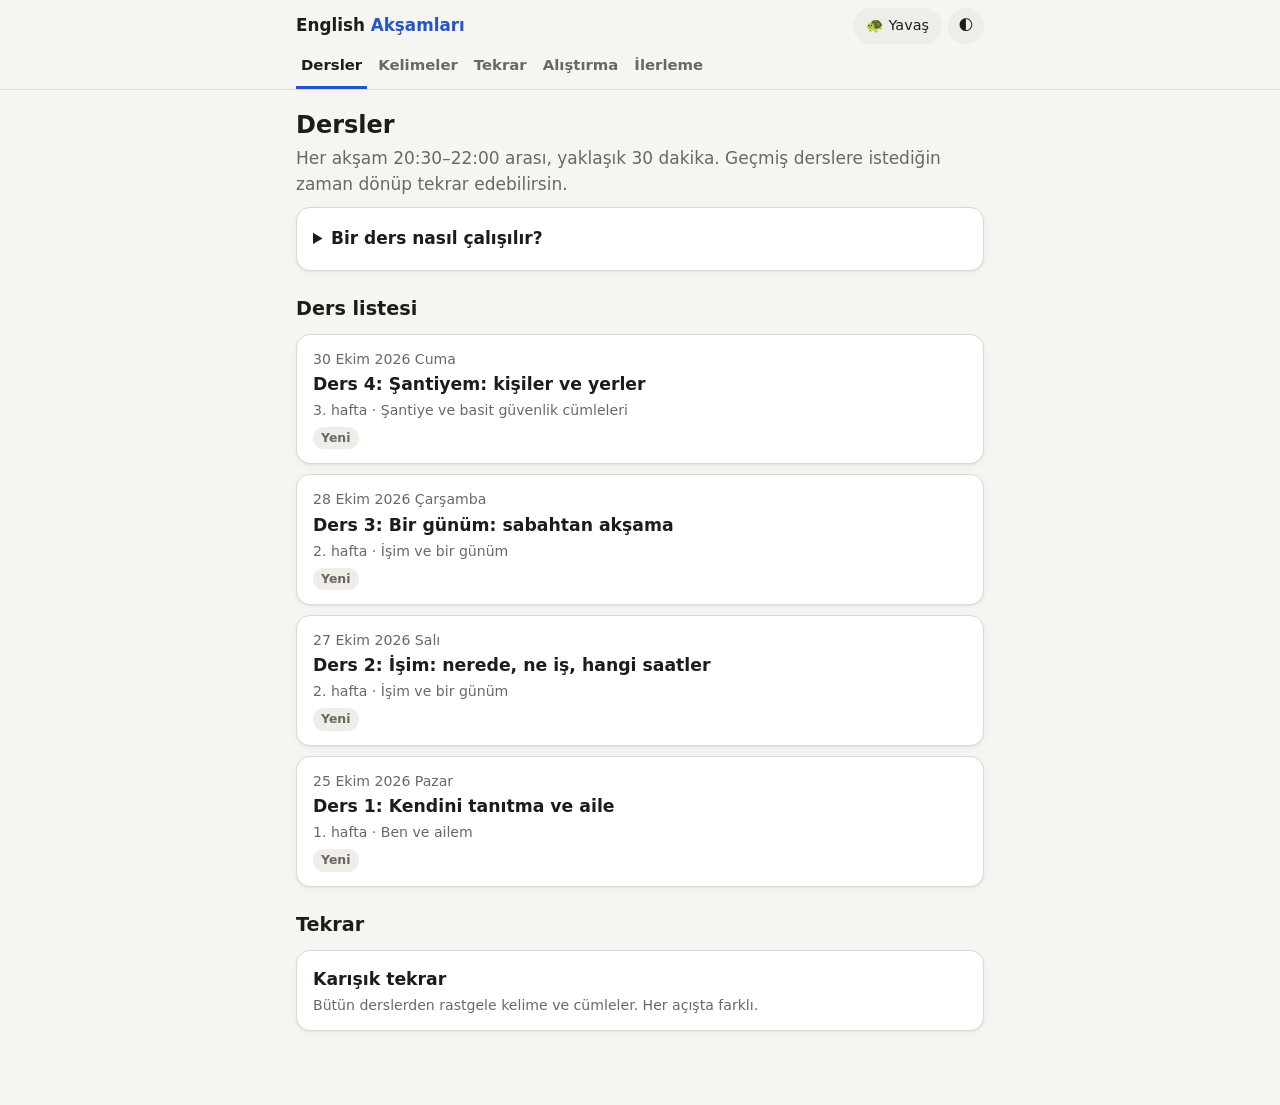
<file: index.html>
<!doctype html>
<html lang="tr">
<head>
<meta charset="utf-8">
<meta name="viewport" content="width=device-width, initial-scale=1">
<meta name="robots" content="noindex">
<title>Dersler · English Akşamları</title>
<link rel="stylesheet" href="assets/style.css">
<script>try{var t=JSON.parse(localStorage.getItem('englishlearn:v1')||'{}').settings?.theme;if(t==='light'||t==='dark')document.documentElement.dataset.theme=t}catch(e){}</script>
</head>
<body>
<header id="top"></header>
<main id="main"><p class="muted">Yükleniyor…</p></main>
<script src="assets/app.js"></script>
<script src="assets/home.js"></script>
</body>
</html>
</file>
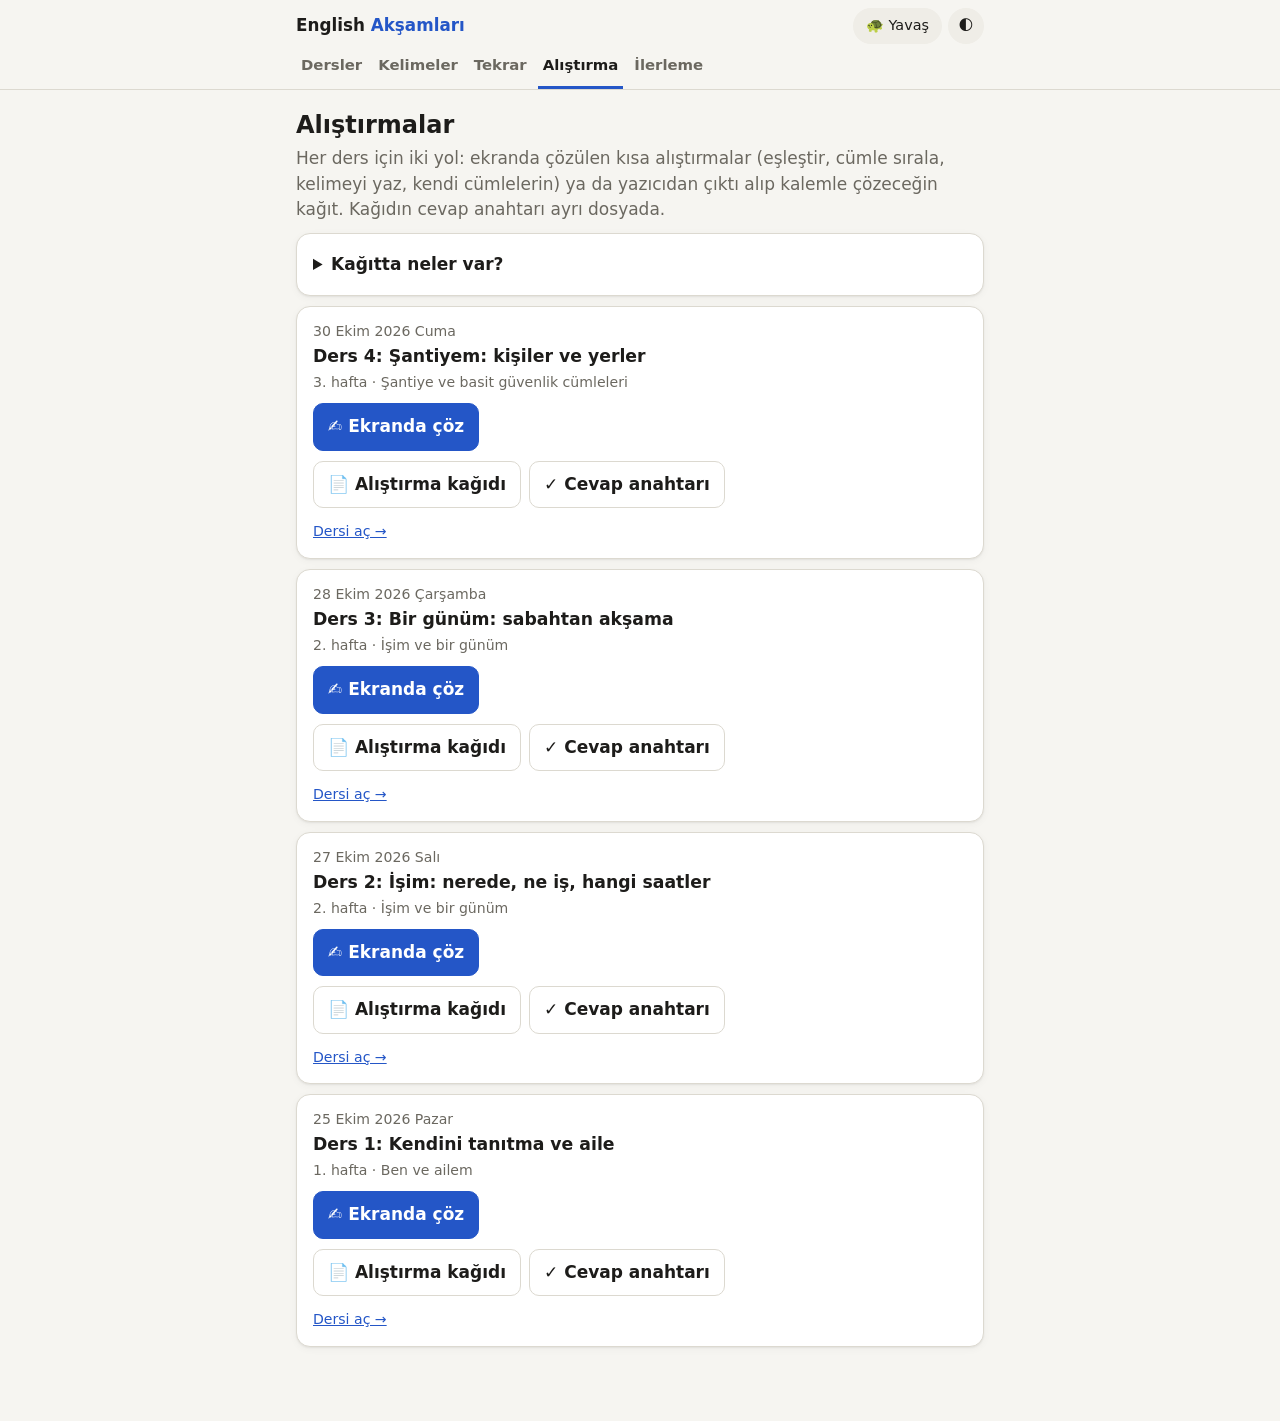
<file: exercises.html>
<!doctype html>
<html lang="tr">
<head>
<meta charset="utf-8">
<meta name="viewport" content="width=device-width, initial-scale=1">
<meta name="robots" content="noindex">
<title>Alıştırmalar · English Akşamları</title>
<link rel="stylesheet" href="assets/style.css">
<script>try{var t=JSON.parse(localStorage.getItem('englishlearn:v1')||'{}').settings?.theme;if(t==='light'||t==='dark')document.documentElement.dataset.theme=t}catch(e){}</script>
</head>
<body>
<header id="top"></header>
<main id="main"><p class="muted">Yükleniyor…</p></main>
<script src="assets/app.js"></script>
<script src="assets/exercises.js"></script>
</body>
</html>
</file>
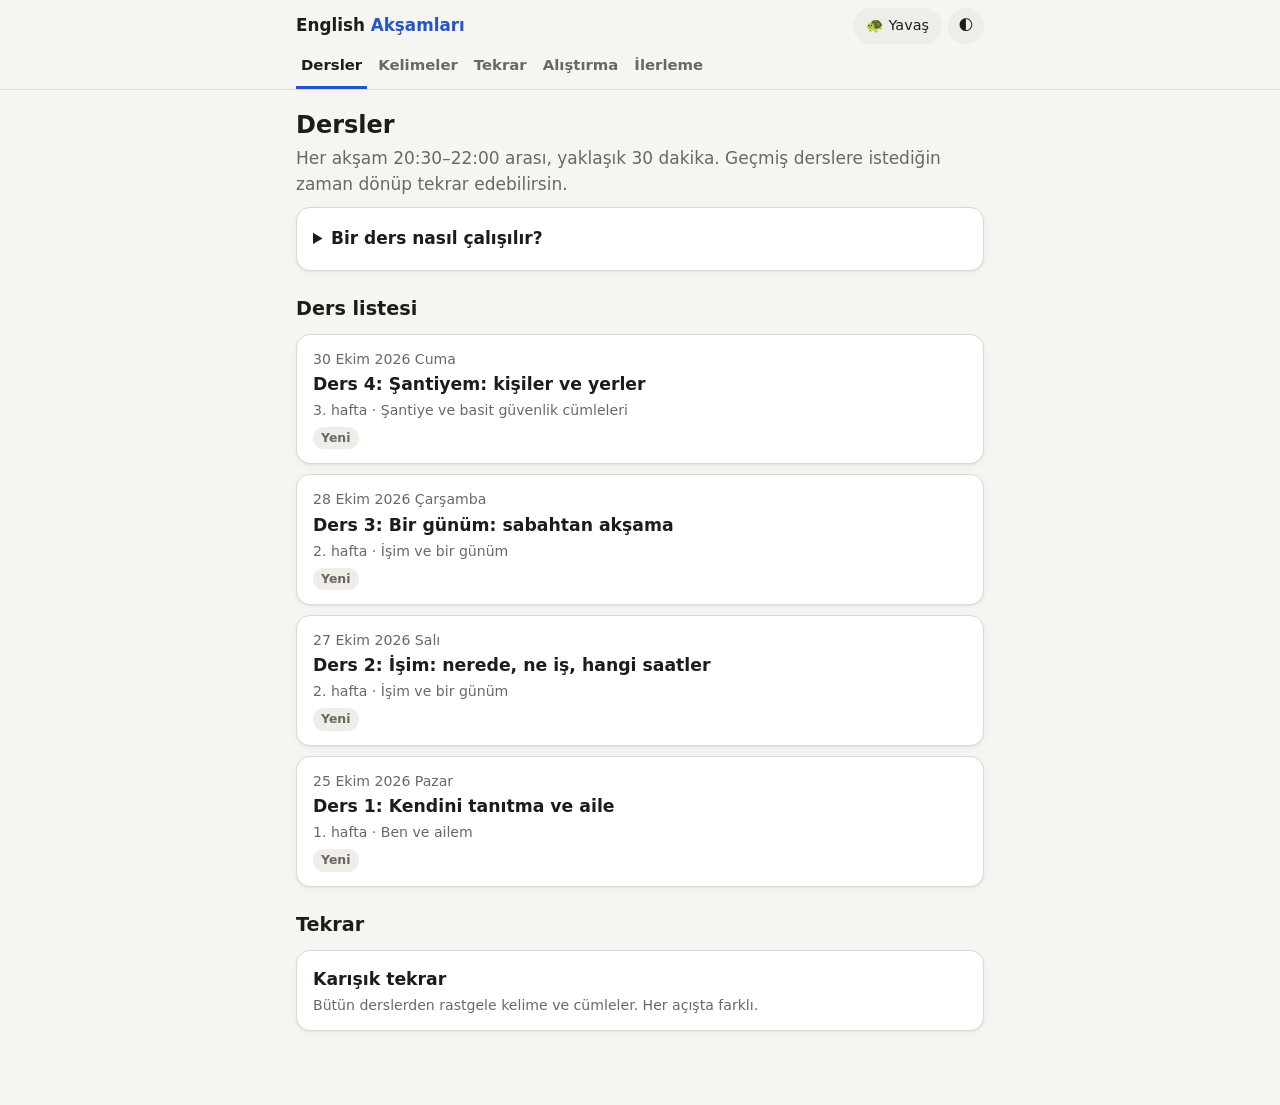
<file: lesson.html>
<!doctype html>
<html lang="tr">
<head>
<meta charset="utf-8">
<meta name="viewport" content="width=device-width, initial-scale=1">
<meta name="robots" content="noindex">
<title>Ders · English Akşamları</title>
<link rel="stylesheet" href="assets/style.css">
<script>try{var t=JSON.parse(localStorage.getItem('englishlearn:v1')||'{}').settings?.theme;if(t==='light'||t==='dark')document.documentElement.dataset.theme=t}catch(e){}</script>
</head>
<body>
<header id="top"></header>
<main id="main"><p class="muted">Yükleniyor…</p></main>
<script src="assets/app.js"></script>
<script src="assets/lesson.js"></script>
</body>
</html>
</file>
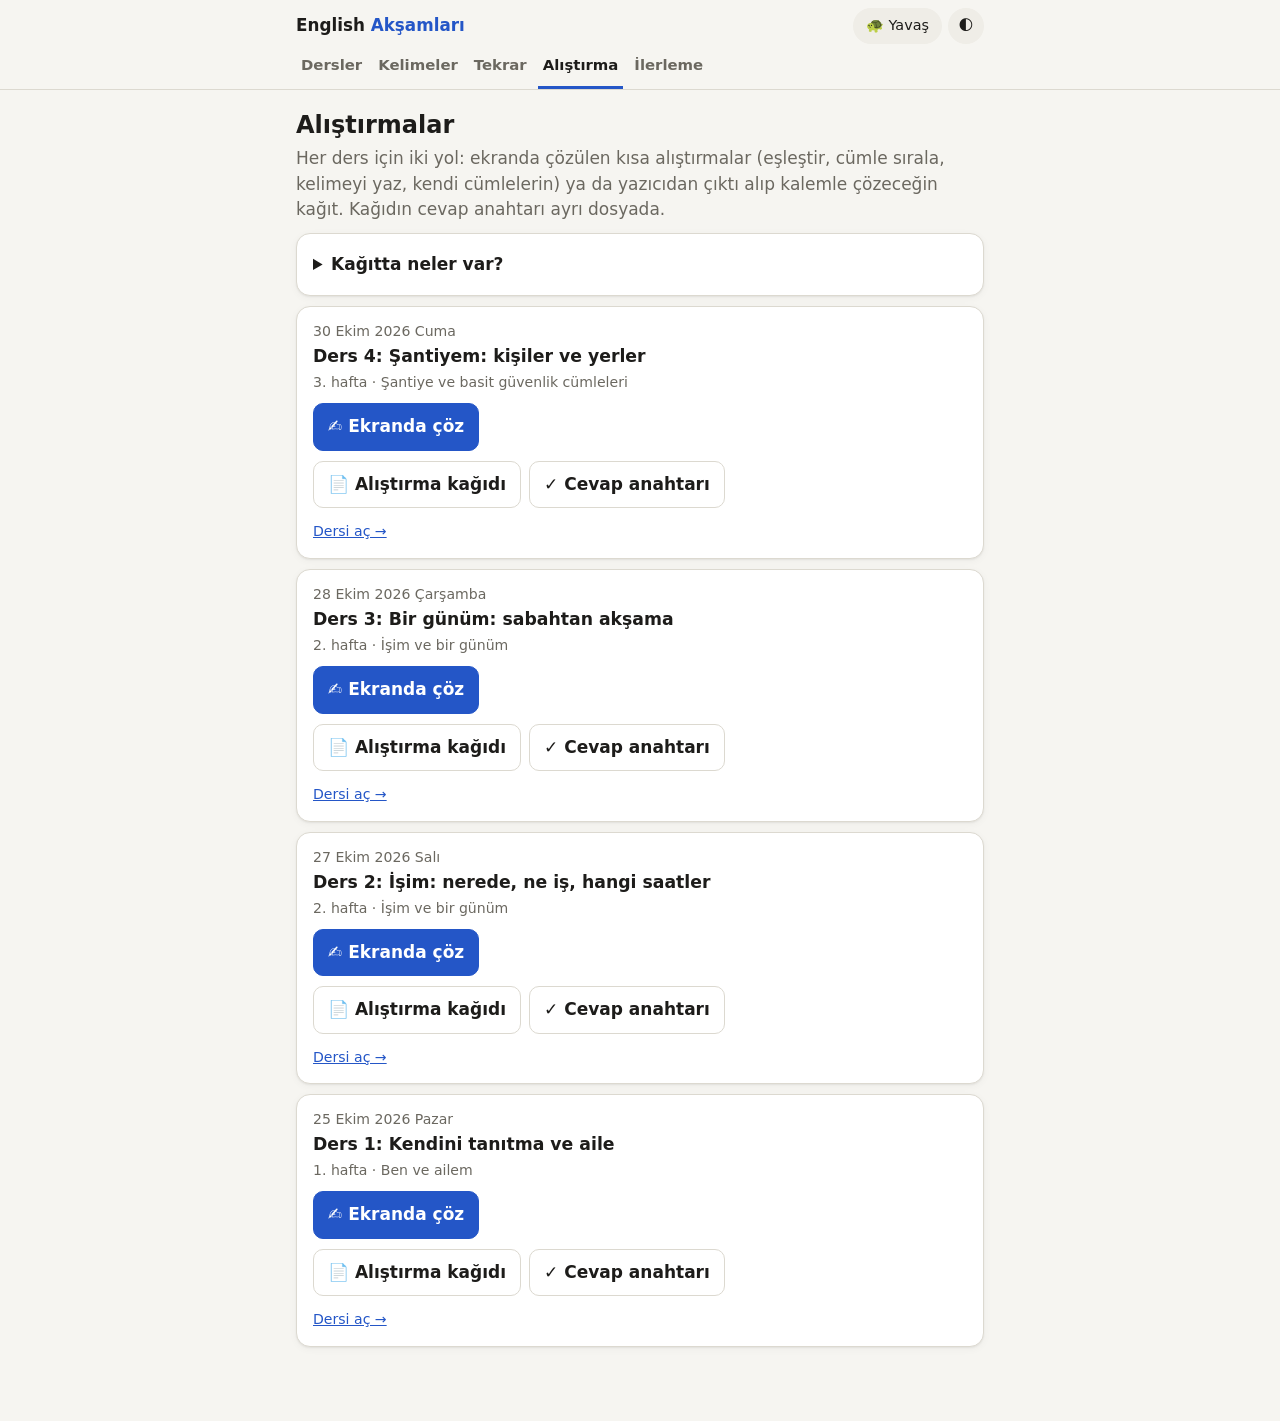
<file: practice.html>
<!doctype html>
<html lang="tr">
<head>
<meta charset="utf-8">
<meta name="viewport" content="width=device-width, initial-scale=1">
<meta name="robots" content="noindex">
<title>Ekranda alıştırma · English Akşamları</title>
<link rel="stylesheet" href="assets/style.css">
<script>try{var t=JSON.parse(localStorage.getItem('englishlearn:v1')||'{}').settings?.theme;if(t==='light'||t==='dark')document.documentElement.dataset.theme=t}catch(e){}</script>
</head>
<body>
<header id="top"></header>
<main id="main"><p class="muted">Yükleniyor…</p></main>
<script src="assets/app.js"></script>
<script src="assets/practice.js"></script>
</body>
</html>
</file>
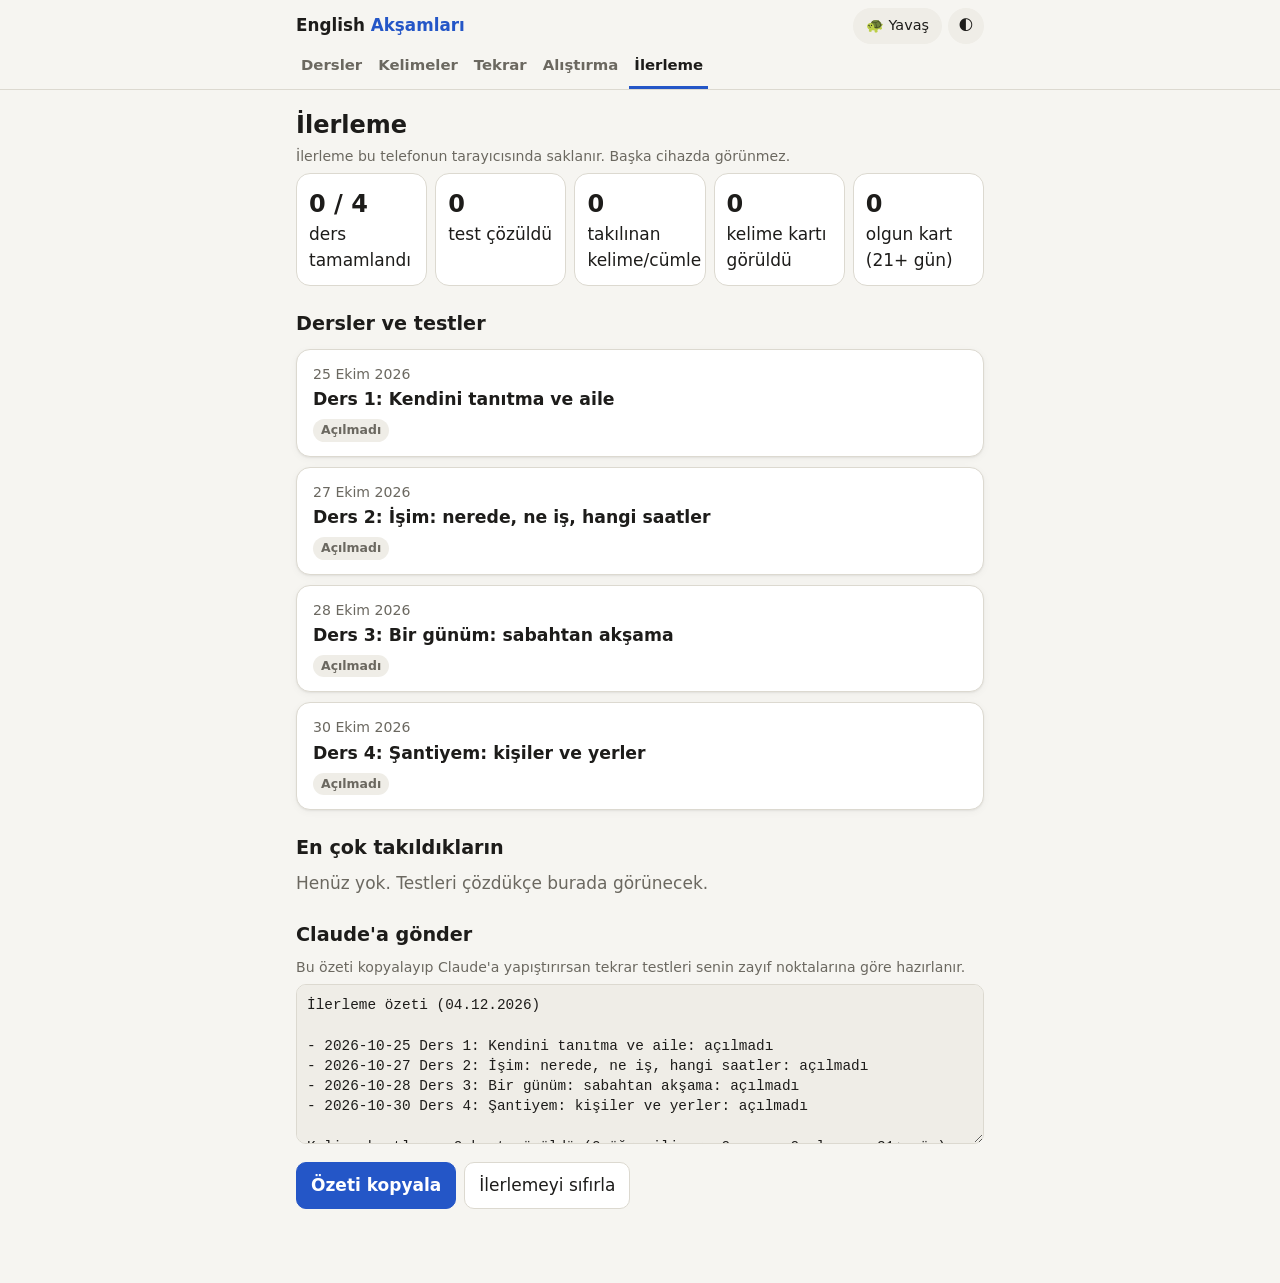
<file: progress.html>
<!doctype html>
<html lang="tr">
<head>
<meta charset="utf-8">
<meta name="viewport" content="width=device-width, initial-scale=1">
<meta name="robots" content="noindex">
<title>İlerleme · English Akşamları</title>
<link rel="stylesheet" href="assets/style.css">
<script>try{var t=JSON.parse(localStorage.getItem('englishlearn:v1')||'{}').settings?.theme;if(t==='light'||t==='dark')document.documentElement.dataset.theme=t}catch(e){}</script>
</head>
<body>
<header id="top"></header>
<main id="main"><p class="muted">Yükleniyor…</p></main>
<script src="assets/app.js"></script>
<script src="assets/srs.js"></script>
<script src="assets/progress.js"></script>
</body>
</html>
</file>
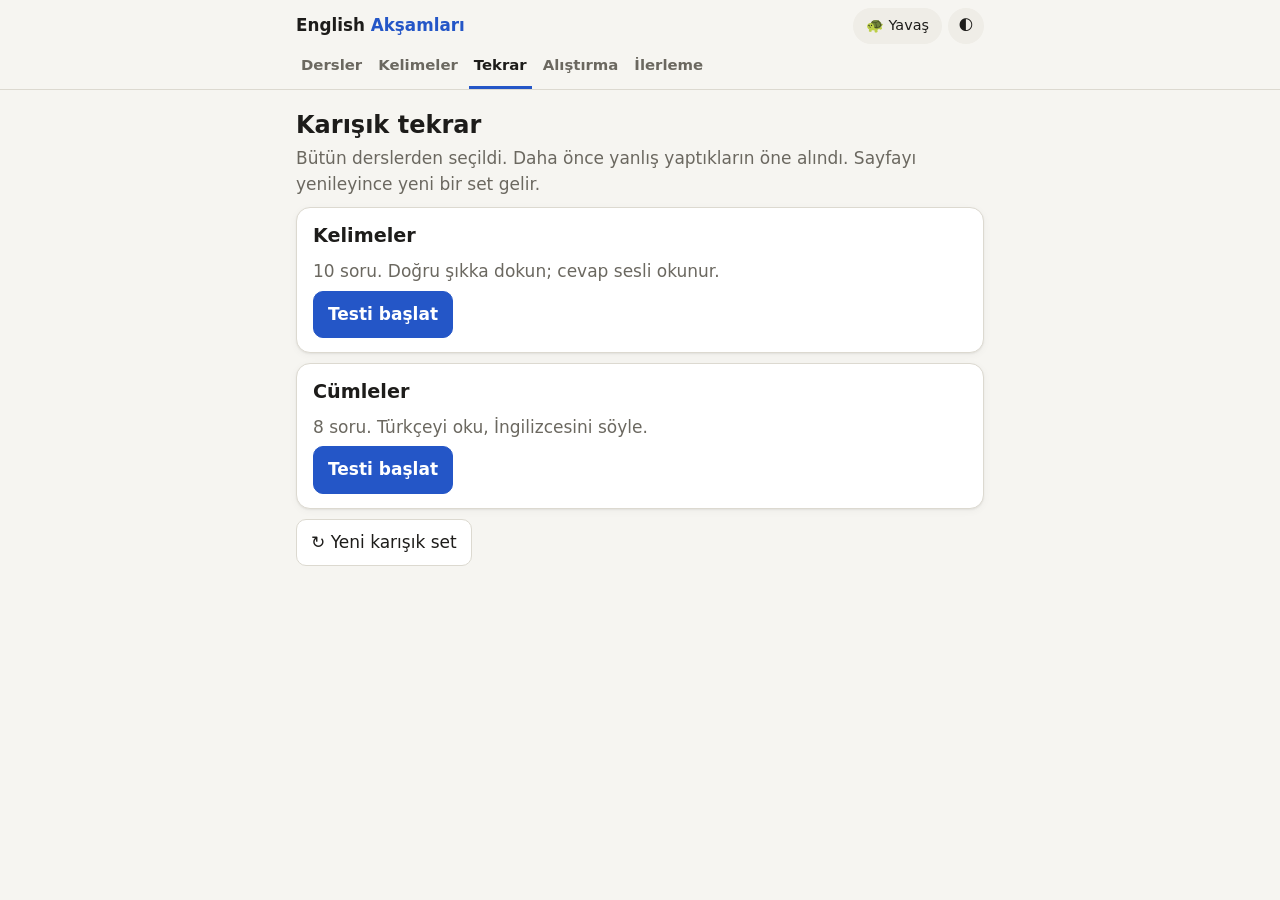
<file: review.html>
<!doctype html>
<html lang="tr">
<head>
<meta charset="utf-8">
<meta name="viewport" content="width=device-width, initial-scale=1">
<meta name="robots" content="noindex">
<title>Tekrar · English Akşamları</title>
<link rel="stylesheet" href="assets/style.css">
<script>try{var t=JSON.parse(localStorage.getItem('englishlearn:v1')||'{}').settings?.theme;if(t==='light'||t==='dark')document.documentElement.dataset.theme=t}catch(e){}</script>
</head>
<body>
<header id="top"></header>
<main id="main"><p class="muted">Yükleniyor…</p></main>
<script src="assets/app.js"></script>
<script src="assets/review.js"></script>
</body>
</html>
</file>
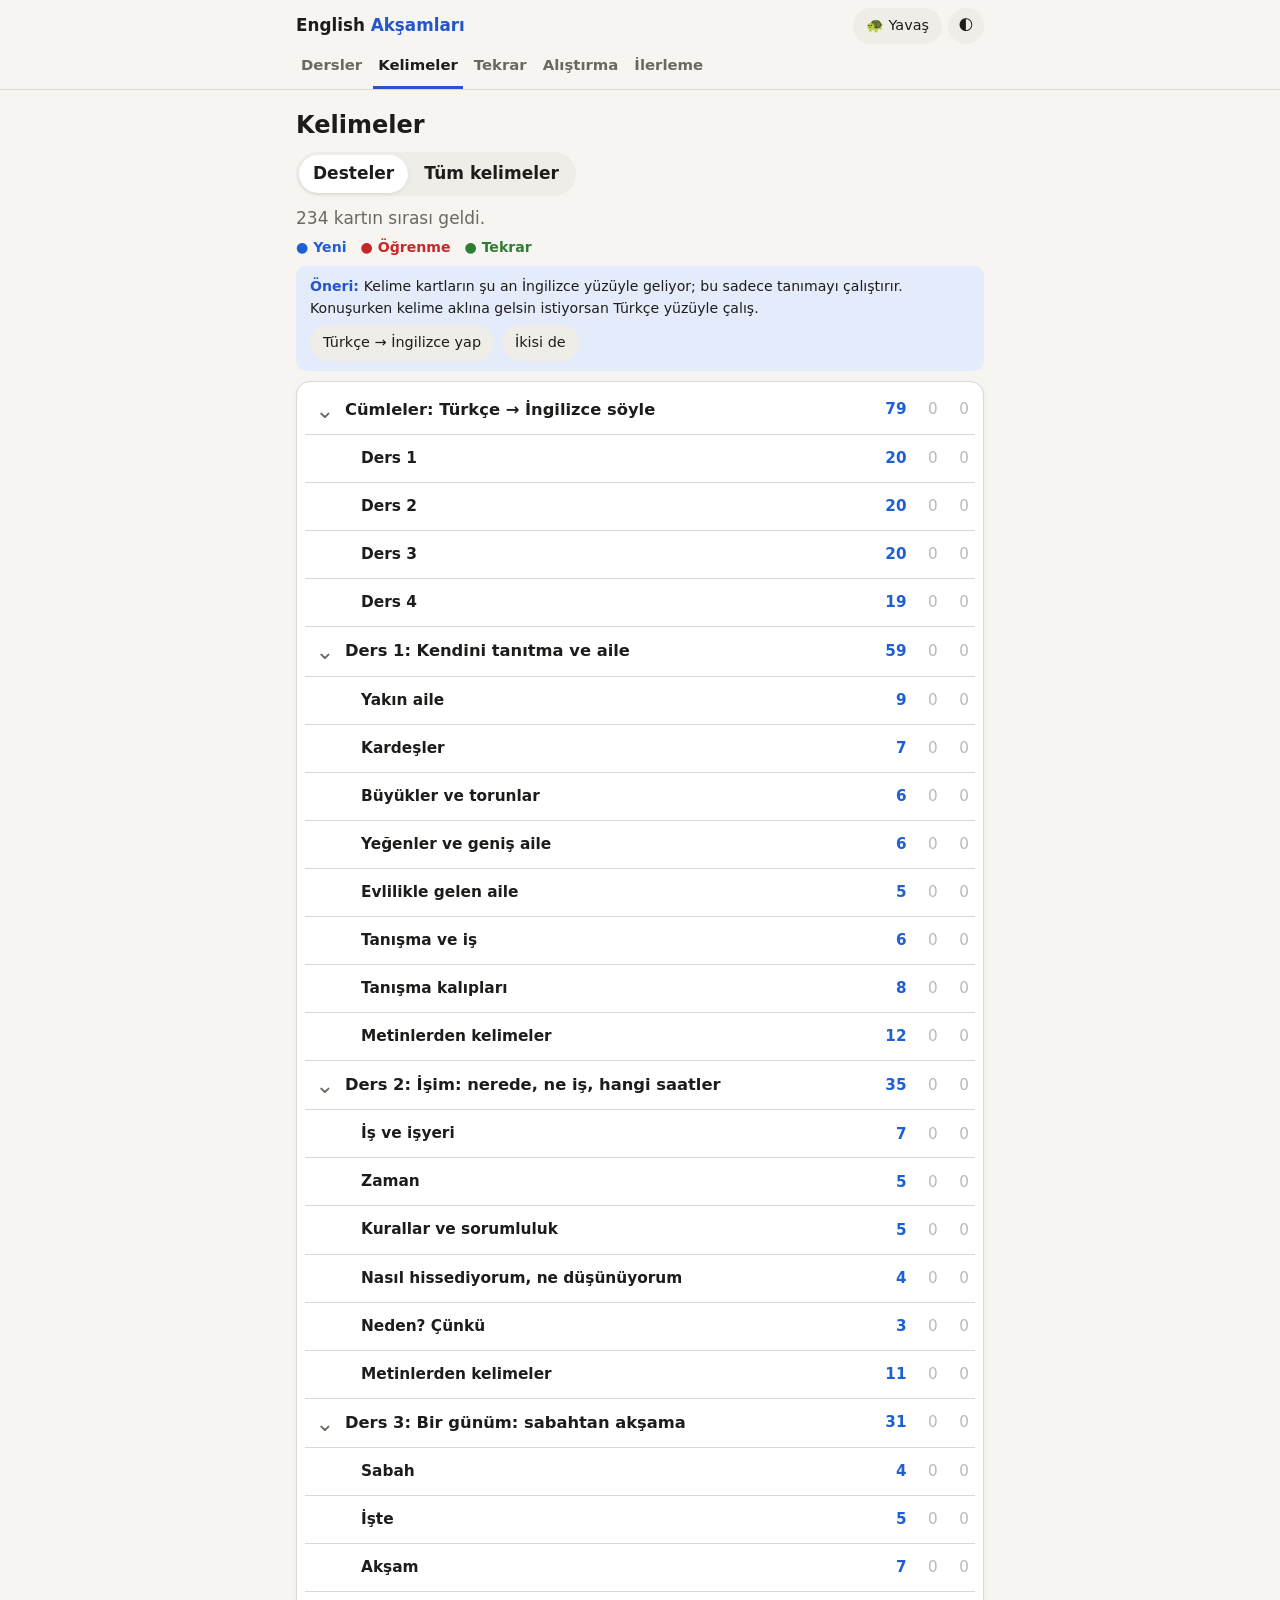
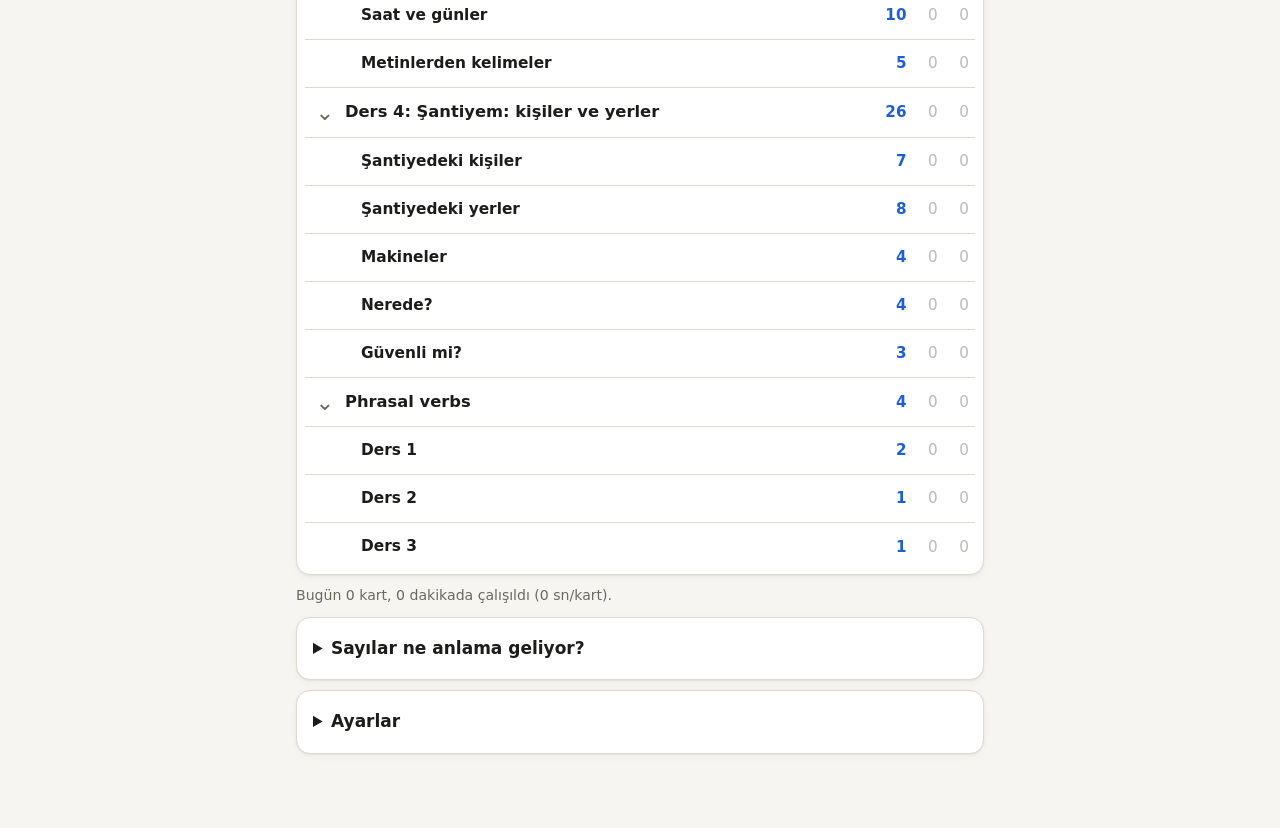
<file: words.html>
<!doctype html>
<html lang="tr">
<head>
<meta charset="utf-8">
<meta name="viewport" content="width=device-width, initial-scale=1">
<meta name="robots" content="noindex">
<title>Kelime kütüphanesi · English Akşamları</title>
<link rel="stylesheet" href="assets/style.css">
<script>try{var t=JSON.parse(localStorage.getItem('englishlearn:v1')||'{}').settings?.theme;if(t==='light'||t==='dark')document.documentElement.dataset.theme=t}catch(e){}</script>
</head>
<body>
<header id="top"></header>
<main id="main"><p class="muted">Yükleniyor…</p></main>
<script src="assets/app.js"></script>
<script src="assets/srs.js"></script>
<script src="assets/words.js"></script>
</body>
</html>
</file>
<file: assets/style.css>
/* Mobil öncelikli, bağımlılıksız stil. Renkler :root üzerinde; koyu tema aşağıda. */
:root {
  --bg: #f6f5f1;
  --surface: #ffffff;
  --surface-2: #efede7;
  --text: #1d1c1a;
  --muted: #6b6860;
  --line: #dcd9d0;
  --accent: #2456c7;
  --accent-soft: #e4ebfb;
  --accent-text: #ffffff;
  --good: #17803d;
  --good-soft: #e1f3e7;
  --bad: #b3261e;
  --bad-soft: #fbe5e3;
  --warn-soft: #fff4d6;
  --warn-line: #e8c55a;
  --radius: 14px;
  --shadow: 0 1px 2px rgb(0 0 0 / 6%), 0 2px 8px rgb(0 0 0 / 4%);
  color-scheme: light;
}
@media (prefers-color-scheme: dark) {
  :root:not([data-theme="light"]) {
    --bg: #141517;
    --surface: #1e2023;
    --surface-2: #272a2e;
    --text: #ecebe7;
    --muted: #a19e96;
    --line: #34373c;
    --accent: #8fb0ff;
    --accent-soft: #24304d;
    --accent-text: #0f1420;
    --good: #6fd08f;
    --good-soft: #1d3626;
    --bad: #ff8a80;
    --bad-soft: #3d2120;
    --warn-soft: #3a3220;
    --warn-line: #8a7230;
    --shadow: none;
    color-scheme: dark;
  }
}
:root[data-theme="dark"] {
  --bg: #141517;
  --surface: #1e2023;
  --surface-2: #272a2e;
  --text: #ecebe7;
  --muted: #a19e96;
  --line: #34373c;
  --accent: #8fb0ff;
  --accent-soft: #24304d;
  --accent-text: #0f1420;
  --good: #6fd08f;
  --good-soft: #1d3626;
  --bad: #ff8a80;
  --bad-soft: #3d2120;
  --warn-soft: #3a3220;
  --warn-line: #8a7230;
  --shadow: none;
  color-scheme: dark;
}

* { box-sizing: border-box; }
html { -webkit-text-size-adjust: 100%; }
body {
  margin: 0;
  background: var(--bg);
  color: var(--text);
  font: 17px/1.5 system-ui, -apple-system, "Segoe UI", Roboto, "Noto Sans", sans-serif;
}
main { max-width: 720px; margin: 0 auto; padding: 12px 16px 64px; }
h1 { font-size: 1.5rem; line-height: 1.25; margin: 8px 0 4px; }
h2 { font-size: 1.2rem; margin: 24px 0 8px; }
h3 { font-size: 1rem; margin: 18px 0 6px; color: var(--muted); text-transform: uppercase; letter-spacing: .04em; }
a { color: var(--accent); }
p { margin: 6px 0; }
.muted { color: var(--muted); }
.small { font-size: .88rem; }
[hidden] { display: none !important; }

/* Üst menü */
#top { position: sticky; top: 0; z-index: 10; background: var(--bg); border-bottom: 1px solid var(--line); }
#top .bar, #top .nav { max-width: 720px; margin: 0 auto; padding: 0 16px; display: flex; align-items: center; gap: 6px; }
#top .bar { justify-content: space-between; padding-top: 8px; }
.brand { font-weight: 700; text-decoration: none; color: var(--text); font-size: 1.05rem; }
.brand span { color: var(--accent); }
.tools { display: flex; gap: 6px; }
.nav { overflow-x: auto; scrollbar-width: none; }
.nav a { padding: 10px 5px; font-size: .93rem; text-decoration: none; color: var(--muted); font-weight: 600; white-space: nowrap; border-bottom: 3px solid transparent; }
.nav a.active { color: var(--text); border-color: var(--accent); }

/* Düğmeler */
button {
  font: inherit; color: var(--text); background: var(--surface); border: 1px solid var(--line);
  border-radius: 10px; padding: 10px 14px; min-height: 44px; cursor: pointer; touch-action: manipulation;
}
button:active { transform: scale(.98); }
button:disabled { cursor: default; }
button.primary { background: var(--accent); color: var(--accent-text); border-color: var(--accent); font-weight: 600; }
button.good { background: var(--good-soft); border-color: var(--good); color: var(--good); font-weight: 600; flex: 1; }
button.bad { background: var(--bad-soft); border-color: var(--bad); color: var(--bad); font-weight: 600; flex: 1; }
button:focus-visible, a:focus-visible, input:focus-visible { outline: 3px solid var(--accent); outline-offset: 2px; }
.chip { min-height: 36px; padding: 6px 12px; border-radius: 999px; font-size: .9rem; background: var(--surface-2); border-color: transparent; }
.chip[aria-pressed="true"] { background: var(--accent-soft); color: var(--accent); border-color: var(--accent); }
.chip.icon { width: 36px; padding: 0; }
.listen {
  flex: none; width: 40px; height: 40px; min-height: 40px; padding: 0; border-radius: 50%;
  background: var(--accent-soft); border-color: transparent; font-size: 1.05rem;
}
.listen.playing, .playing > .listen { background: var(--accent); }
.row { display: flex; flex-wrap: wrap; gap: 8px; margin: 10px 0; }
.toolbar { display: flex; flex-wrap: wrap; gap: 8px; align-items: center; margin: 8px 0 12px; }

/* Kartlar ve listeler */
.card { background: var(--surface); border: 1px solid var(--line); border-radius: var(--radius); padding: 14px 16px; margin: 10px 0; box-shadow: var(--shadow); }
.card.error { border-color: var(--bad); }
.notice { max-width: 720px; margin: 10px auto 0; padding: 10px 14px; background: var(--warn-soft); border: 1px solid var(--warn-line); border-radius: 10px; font-size: .92rem; }
@media (max-width: 752px) { .notice { margin: 10px 16px 0; } }
.tag { display: inline-block; font-size: .78rem; padding: 2px 8px; border-radius: 999px; background: var(--surface-2); color: var(--muted); font-weight: 600; }
.tag.done { background: var(--good-soft); color: var(--good); }

.lesson-link { display: block; text-decoration: none; color: inherit; }
.lesson-link .date { color: var(--muted); font-size: .88rem; }
.lesson-link .title { font-weight: 700; font-size: 1.08rem; margin: 2px 0; }
.lesson-link .meta { display: flex; flex-wrap: wrap; gap: 6px; margin-top: 6px; }

/* Satır: İngilizce + Türkçe + dinle */
.item { display: flex; align-items: center; gap: 10px; padding: 10px 0; border-top: 1px solid var(--line); }
.item:first-child { border-top: 0; }
.item .text { flex: 1; min-width: 0; }
.en { font-weight: 600; }
.say { color: var(--muted); font-style: italic; font-size: .92rem; }
.tr { color: var(--muted); }
.tr.plain { margin: 4px 0; }
.hide-tr .tr:not(.revealed),
.hide-en .en-hideable:not(.revealed) {
  filter: blur(6px); cursor: pointer; user-select: none; -webkit-user-select: none;
}
.hide-tr .tr:not(.revealed)::after, .hide-en .en-hideable:not(.revealed)::after { content: ""; }

/* Sekmeler */
.tabs { position: sticky; top: 86px; z-index: 5; display: flex; gap: 6px; overflow-x: auto; padding: 8px 0; background: var(--bg); scrollbar-width: none; }
.tabs button { flex: none; min-height: 40px; border-radius: 999px; padding: 6px 14px; background: var(--surface-2); border-color: transparent; font-weight: 600; }
.tabs button[aria-selected="true"] { background: var(--accent); color: var(--accent-text); }

/* Not kutuları ve tablolar */
.note { background: var(--accent-soft); border-radius: 10px; padding: 10px 14px; margin: 8px 0; }
.note strong { color: var(--accent); }
.table-wrap { overflow-x: auto; }
table { border-collapse: collapse; width: 100%; font-size: .94rem; }
th, td { text-align: left; padding: 8px 6px; border-bottom: 1px solid var(--line); vertical-align: top; }
th { color: var(--muted); font-weight: 600; font-size: .85rem; }

/* Diyalog */
.line { display: flex; gap: 10px; align-items: flex-start; padding: 10px 0; border-top: 1px solid var(--line); }
.line:first-child { border-top: 0; }
.line .who, .who { flex: none; font-size: .8rem; font-weight: 700; color: var(--muted); min-width: 44px; padding-top: 2px; }
.line.me .who { color: var(--accent); }
.line .text { flex: 1; }
.line.playing { background: var(--accent-soft); border-radius: 8px; }
.seg { display: inline-flex; background: var(--surface-2); border-radius: 999px; padding: 3px; gap: 2px; }
.seg button { min-height: 36px; border: 0; border-radius: 999px; background: transparent; padding: 6px 14px; font-weight: 600; }
.seg button[aria-selected="true"] { background: var(--surface); box-shadow: var(--shadow); }

.repeat .partner { padding: 10px 12px; background: var(--surface-2); border-radius: 10px; }
.repeat .mine { margin: 14px 0 6px; font-size: 1.25rem; line-height: 1.4; }
.dots { display: flex; gap: 8px; margin: 10px 0; }
.dots span { width: 14px; height: 14px; border-radius: 50%; border: 2px solid var(--accent); }
.dots span.on { background: var(--accent); }
.line-text { display: flex; align-items: center; gap: 10px; }
.line-text .en { flex: 1; }

/* Test */
.quiz-head { display: flex; justify-content: space-between; align-items: center; color: var(--muted); font-size: .9rem; }
.meter { height: 6px; background: var(--surface-2); border-radius: 3px; overflow: hidden; margin: 6px 0 12px; }
.meter span { display: block; height: 100%; background: var(--accent); transition: width .2s; }
.quiz-q { font-size: 1.2rem; font-weight: 600; margin: 8px 0 12px; display: flex; gap: 10px; align-items: center; flex-wrap: wrap; }
.quiz-q .who { min-width: 0; }
.options { display: grid; gap: 8px; }
.option { text-align: left; padding: 12px 14px; font-size: 1.05rem; }
.option.right { background: var(--good-soft); border-color: var(--good); color: var(--good); font-weight: 600; }
.option.wrong { background: var(--bad-soft); border-color: var(--bad); color: var(--bad); }
.quiz-foot { margin-top: 12px; min-height: 52px; display: flex; align-items: center; justify-content: space-between; gap: 10px; }
.ok-msg { color: var(--good); font-weight: 700; }
.bad-msg { color: var(--bad); font-weight: 700; }
.answer { margin: 12px 0; padding: 12px; border-radius: 10px; background: var(--good-soft); }
.result .big { font-size: 1.15rem; font-weight: 700; }

/* Kelime kütüphanesi */
.search { width: 100%; font: inherit; padding: 12px 14px; border-radius: 10px; border: 1px solid var(--line); background: var(--surface); color: var(--text); min-height: 48px; }
.chips { display: flex; gap: 6px; overflow-x: auto; padding: 8px 0; scrollbar-width: none; }
.chips .chip { flex: none; }
.word .head { display: flex; align-items: center; gap: 10px; }
.word .head .text { flex: 1; min-width: 0; }
.word .en { font-size: 1.1rem; }
.word .example { margin-top: 6px; font-size: .94rem; display: flex; gap: 8px; align-items: center; }
.word .example .text { flex: 1; }
.word .links { margin-top: 6px; font-size: .88rem; }

.stats { display: grid; grid-template-columns: repeat(auto-fit, minmax(130px, 1fr)); gap: 8px; }
.stat { background: var(--surface); border: 1px solid var(--line); border-radius: var(--radius); padding: 12px; }
.stat b { display: block; font-size: 1.5rem; }
details summary { cursor: pointer; font-weight: 600; padding: 4px 0; }
textarea { width: 100%; min-height: 160px; font: .9rem/1.4 ui-monospace, monospace; background: var(--surface-2); color: var(--text); border: 1px solid var(--line); border-radius: 10px; padding: 10px; }

/* Bağlantı düğmesi (PDF indirme vb.) */
a.btn { display: inline-flex; align-items: center; min-height: 44px; padding: 10px 14px; border-radius: 10px; border: 1px solid var(--line); background: var(--surface); color: var(--text); text-decoration: none; font-weight: 600; }
a.btn.primary { background: var(--accent); color: var(--accent-text); border-color: var(--accent); }
a.btn.disabled { opacity: .5; pointer-events: none; }

/* Kelime desteleri (Anki benzeri) */
:root { --c-new: #1e5fd6; --c-learn: #c62828; --c-rev: #2e7d32; }
@media (prefers-color-scheme: dark) { :root:not([data-theme="light"]) { --c-new: #8fb0ff; --c-learn: #ff8a80; --c-rev: #7fd68f; } }
:root[data-theme="dark"] { --c-new: #8fb0ff; --c-learn: #ff8a80; --c-rev: #7fd68f; }
.c-new { color: var(--c-new); }
.c-learn { color: var(--c-learn); }
.c-rev { color: var(--c-rev); }
.legend { display: flex; gap: 14px; margin: 4px 0 8px; font-weight: 600; }
.decks { padding: 4px 8px; }
.deck-row { display: flex; align-items: center; border-top: 1px solid var(--line); }
.deck-row:first-child { border-top: 0; }
.deck-row .chev { flex: none; width: 40px; height: 44px; min-height: 44px; padding: 0; border: 0; background: transparent; font-size: 1.4rem; line-height: 1; color: var(--muted); }
.deck-row .chev-space { flex: none; width: 40px; }
.deck-row.sub .chev-space { width: 56px; }
.deck-name { flex: 1; min-width: 0; display: flex; align-items: center; justify-content: space-between; gap: 10px; text-align: left; border: 0; background: transparent; padding: 12px 6px 12px 0; font-weight: 700; font-size: 1.02rem; border-radius: 8px; }
.deck-row.sub .deck-name { font-weight: 600; font-size: .96rem; }
.deck-name:active { background: var(--surface-2); }
.counts { flex: none; display: flex; gap: 10px; font-variant-numeric: tabular-nums; font-weight: 600; font-size: .95rem; }
.counts span { min-width: 1.4em; text-align: right; }
.counts .zero, .study-counts .zero { color: var(--muted); opacity: .45; font-weight: 400; }
.study-top { display: flex; justify-content: space-between; align-items: center; margin-top: 4px; }
.study-counts { text-align: center; font-size: 1.1rem; font-weight: 700; margin: 6px 0; font-variant-numeric: tabular-nums; }
.study-counts .cur { text-decoration: underline; text-underline-offset: 4px; text-decoration-thickness: 2px; }
.study-card { min-height: 46vh; display: flex; flex-direction: column; gap: 6px; }
.study-card .face { display: flex; align-items: center; justify-content: center; gap: 12px; text-align: center; margin: 18px 0 8px; }
.study-card .big-word { font-size: 1.9rem; font-weight: 700; line-height: 1.25; overflow-wrap: anywhere; }
.study-card hr { border: 0; border-top: 1px solid var(--line); width: 100%; margin: 8px 0; }
.study-card .say { text-align: center; }
.answer-bar { position: sticky; bottom: 0; background: var(--bg); padding: 10px 0 14px; display: grid; grid-template-columns: repeat(4, 1fr); gap: 6px; }
.answer-bar .wide { grid-column: 1 / -1; min-height: 52px; font-size: 1.05rem; }
.answer-bar .ans { display: flex; flex-direction: column; align-items: center; gap: 2px; padding: 8px 4px; min-height: 56px; font-weight: 700; }
.answer-bar .ans .ivl { font-size: .78rem; font-weight: 500; color: var(--muted); }
.answer-bar .again { color: var(--c-learn); border-color: var(--c-learn); }
.answer-bar .hard { color: var(--muted); }
.answer-bar .good { color: var(--c-rev); border-color: var(--c-rev); background: var(--surface); flex: initial; }
.answer-bar .easy { color: var(--c-new); border-color: var(--c-new); }
.done .big { font-size: 1.15rem; font-weight: 700; }

/* Okuma sekmesi */
.reading-text { font-size: 1.12rem; line-height: 2.1; margin: 8px 0; }
.rs { cursor: pointer; border-radius: 6px; padding: 2px 0; -webkit-tap-highlight-color: transparent; }
.rs.sel, .rs.playing { background: var(--accent-soft); box-shadow: 0 0 0 3px var(--accent-soft); }
.slot { display: inline-block; min-width: 72px; min-height: 36px; padding: 2px 10px; margin: 0 2px; vertical-align: middle; border: 2px dashed var(--line); border-radius: 8px; background: var(--surface-2); font-weight: 600; line-height: 1.4; }
.slot.filled { border-style: solid; border-color: var(--accent); background: var(--accent-soft); }
.slot.right { border-color: var(--good); background: var(--good-soft); color: var(--good); }
.slot.wrong { border-color: var(--bad); background: var(--bad-soft); color: var(--bad); }
.bank { display: flex; flex-wrap: wrap; gap: 8px; margin: 12px 0; }
.word-chip { min-height: 44px; padding: 8px 14px; font-size: 1rem; font-weight: 600; background: var(--surface); border: 1.5px solid var(--line); }
.word-chip:disabled { opacity: .35; }
.options.two { grid-template-columns: 1fr 1fr; }

/* Ekranda alıştırma */
.match-grid { display: grid; grid-template-columns: 1fr 1fr; gap: 8px; }
.option.match { min-height: 52px; text-align: center; padding: 8px; font-size: .98rem; }
.option.match.picked { border-color: var(--accent); background: var(--accent-soft); font-weight: 700; }
.option.match.right { opacity: .55; }
.answer-line { min-height: 60px; display: flex; flex-wrap: wrap; gap: 8px; align-items: center; padding: 8px; border: 2px dashed var(--line); border-radius: 10px; }
.answer-line.right { border-color: var(--good); background: var(--good-soft); }
.answer-line.wrong { border-color: var(--bad); background: var(--bad-soft); }
.hint-letters { font-family: ui-monospace, monospace; font-size: 1.2rem; letter-spacing: .08em; color: var(--muted); margin: 0 0 8px; }
input.spell { font-size: 1.15rem; }
input.spell.right { border-color: var(--good); background: var(--good-soft); }
input.spell.wrong { border-color: var(--bad); background: var(--bad-soft); }
.write-box { width: 100%; min-height: 150px; font: 1rem/1.5 inherit; font-family: inherit; background: var(--surface); }
.models { background: var(--surface-2); border-radius: 10px; padding: 8px 12px; margin: 8px 0; }

/* Cümle kartı */
.study-card .big-sentence { font-size: 1.35rem; font-weight: 700; line-height: 1.4; text-align: center; overflow-wrap: anywhere; }

/* Kalıp kutusu: yarım cümleler */
.frame { padding: 10px 0; border-top: 1px solid var(--line); }
.frame:first-of-type { border-top: 0; }
.frame-line { font-size: 1.08rem; line-height: 2.4; }
.frame-in { font: inherit; font-weight: 600; width: 9.5em; max-width: 100%; min-height: 40px; padding: 4px 8px; margin: 0 4px; border: 0; border-bottom: 2px solid var(--accent); border-radius: 6px 6px 0 0; background: var(--accent-soft); color: var(--text); }
.frame-in:focus { outline: 2px solid var(--accent); }
.frame-out { margin-top: 4px; padding: 6px 10px; border-radius: 8px; background: var(--surface-2); }
.frame-n { color: var(--muted); font-size: .85rem; margin-right: 6px; }
.frame-in::placeholder { color: var(--muted); font-weight: 400; font-size: .85rem; }
.frame-in.learn { border-bottom-style: dashed; border-bottom-color: var(--c-new); background: var(--surface); outline: 1px dashed var(--c-new); }
.frame-in.right { background: var(--good-soft); border-bottom-color: var(--good); outline-color: var(--good); }
.frame-in.wrong { background: var(--bad-soft); border-bottom-color: var(--bad); outline-color: var(--bad); }
</file>
